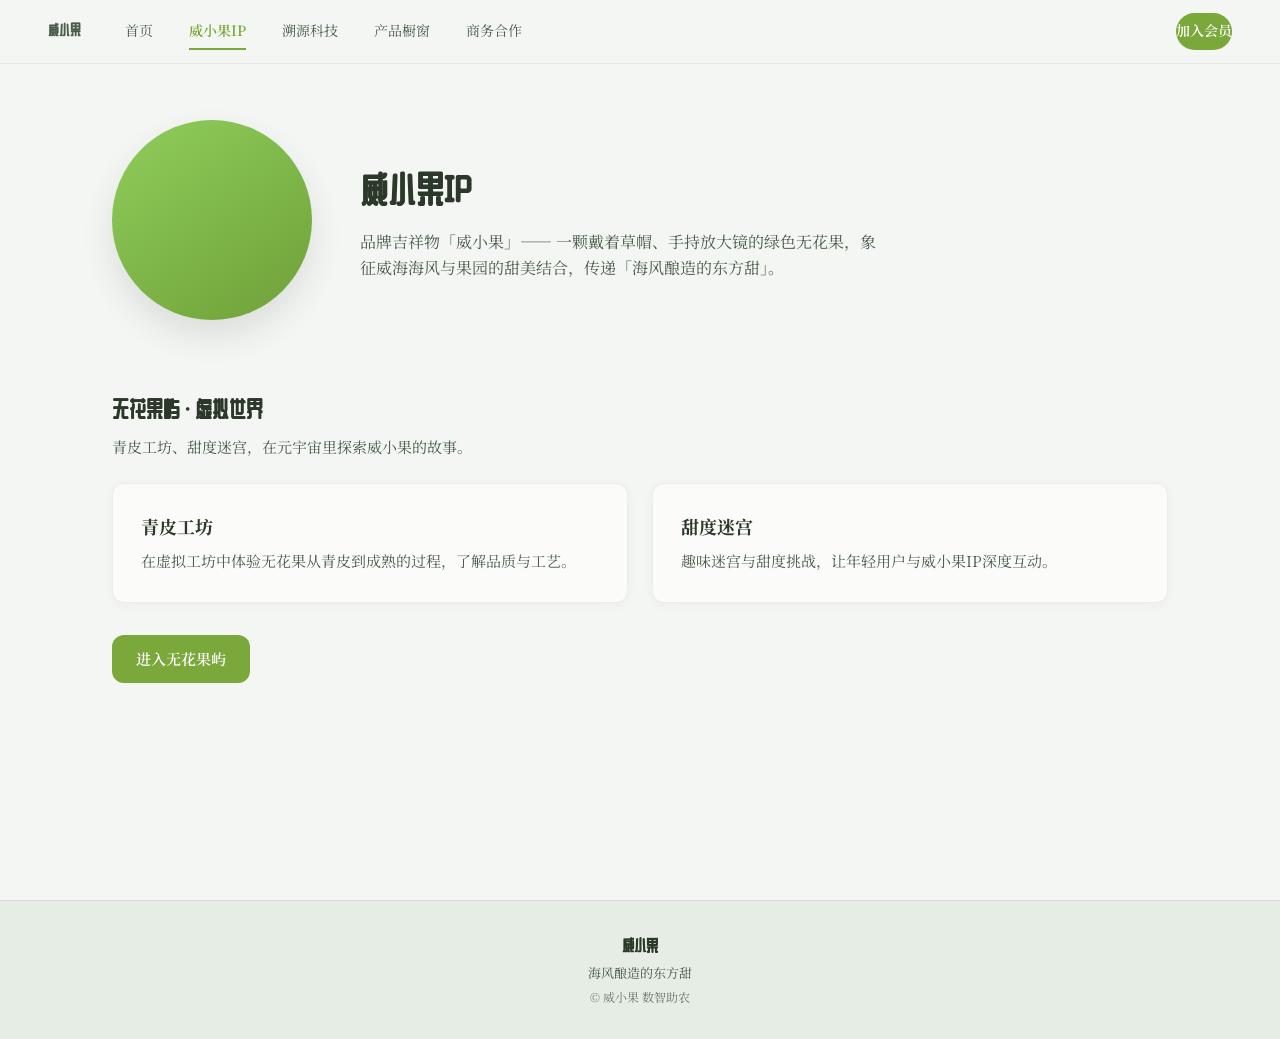
<file: gstx/ip.html>
<!DOCTYPE html>
<html lang="zh-CN">
<head>
  <meta charset="UTF-8" />
  <meta name="viewport" content="width=device-width, initial-scale=1.0" />
  <title>威小果IP · 威小果 · 海风酿造的东方甜</title>
  <link rel="preconnect" href="https://fonts.googleapis.com" />
  <link rel="preconnect" href="https://fonts.gstatic.com" crossorigin />
  <link href="https://fonts.googleapis.com/css2?family=Noto+Serif+SC:wght@500;600;700&family=ZCOOL+QingKe+HuangYou&display=swap" rel="stylesheet" />
  <link rel="stylesheet" href="css/common.css" />
  <style>
    .ip-hero {
      padding: 56px 0 48px;
      background: var(--page-bg);
    }
    .ip-hero-inner {
      display: flex;
      align-items: center;
      gap: 48px;
      flex-wrap: wrap;
    }
    .ip-fig {
      width: 200px;
      height: 200px;
      border-radius: 50%;
      background: linear-gradient(145deg, #8fce5c 0%, #6fa038 100%);
      box-shadow: 0 16px 32px rgba(44, 56, 41, 0.12);
      flex-shrink: 0;
    }
    .ip-hero-text h1 { margin-bottom: 12px; }
    .ip-hero-text .lead { margin: 0; }
    .ip-content { padding: 24px 0 56px; background: var(--page-bg); }
    .ip-grid {
      display: grid;
      grid-template-columns: repeat(2, 1fr);
      gap: 24px;
    }
    .ip-card {
      background: var(--card-bg);
      border: 1px solid var(--card-border);
      border-radius: var(--radius);
      padding: 28px;
      box-shadow: var(--shadow-soft);
    }
    .ip-card h3 { font-size: 18px; margin: 0 0 8px 0; color: var(--text-primary); }
    .ip-card p { font-size: 15px; color: var(--text-secondary); margin: 0; line-height: 1.65; }
    .metaverse-cta { margin-top: 32px; }
    @media (max-width: 768px) { .ip-grid { grid-template-columns: 1fr; } }
  </style>
</head>
<body>
  <nav class="site-nav">
    <div class="site-nav-inner">
      <a href="index.html" class="site-nav-logo">威小果</a>
      <a href="index.html">首页</a>
      <a href="ip.html" class="active">威小果IP</a>
      <a href="tech.html">溯源科技</a>
      <a href="products.html">产品橱窗</a>
      <a href="b2b.html">商务合作</a>
    </div>
    <a href="member.html" class="site-nav-cta">加入会员</a>
  </nav>

  <main class="main">
    <section class="ip-hero">
      <div class="container">
        <div class="ip-hero-inner">
          <div class="ip-fig" aria-hidden="true"></div>
          <div class="ip-hero-text">
            <h1 class="page-title">威小果IP</h1>
            <p class="lead page-lead">品牌吉祥物「威小果」—— 一颗戴着草帽、手持放大镜的绿色无花果，象征威海海风与果园的甜美结合，传递「海风酿造的东方甜」。</p>
          </div>
        </div>
      </div>
    </section>

    <section class="ip-content section">
      <div class="container">
        <h2 class="section-title">无花果屿 · 虚拟世界</h2>
        <p class="section-desc">青皮工坊、甜度迷宫，在元宇宙里探索威小果的故事。</p>
        <div class="ip-grid">
          <div class="ip-card">
            <h3>青皮工坊</h3>
            <p>在虚拟工坊中体验无花果从青皮到成熟的过程，了解品质与工艺。</p>
          </div>
          <div class="ip-card">
            <h3>甜度迷宫</h3>
            <p>趣味迷宫与甜度挑战，让年轻用户与威小果IP深度互动。</p>
          </div>
        </div>
        <div class="metaverse-cta">
          <a href="#" class="btn btn-primary">进入无花果屿</a>
        </div>
      </div>
    </section>
  </main>

  <footer class="site-footer">
    <div class="site-footer-logo">威小果</div>
    <div class="site-footer-tagline">海风酿造的东方甜</div>
    <div class="site-footer-copy">© 威小果 数智助农</div>
  </footer>
</body>
</html>
</file>
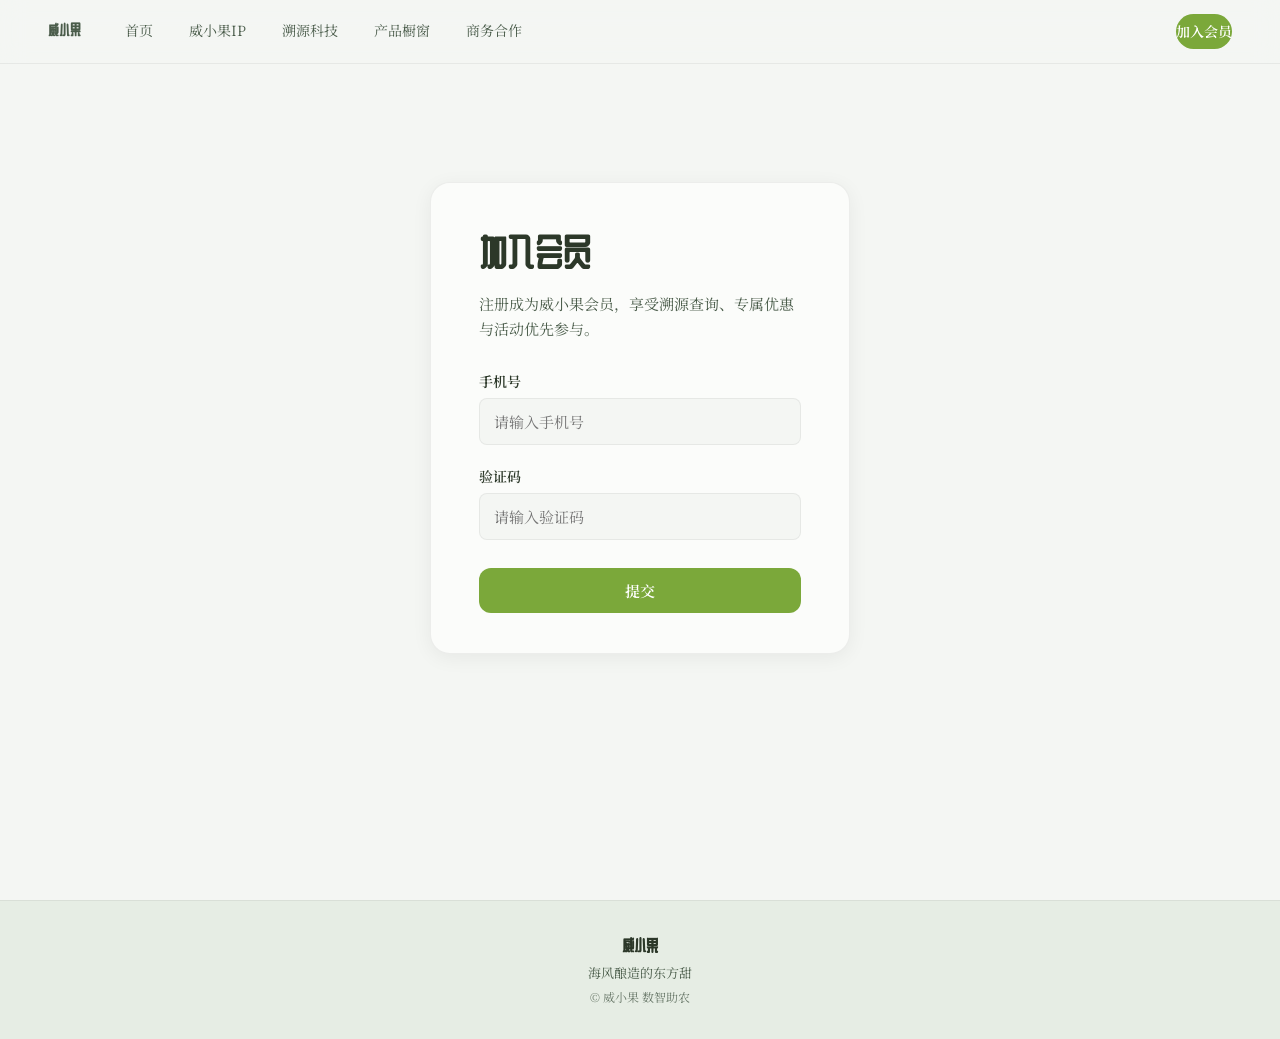
<file: gstx/member.html>
<!DOCTYPE html>
<html lang="zh-CN">
<head>
  <meta charset="UTF-8" />
  <meta name="viewport" content="width=device-width, initial-scale=1.0" />
  <title>加入会员 · 威小果 · 海风酿造的东方甜</title>
  <link rel="preconnect" href="https://fonts.googleapis.com" />
  <link rel="preconnect" href="https://fonts.gstatic.com" crossorigin />
  <link href="https://fonts.googleapis.com/css2?family=Noto+Serif+SC:wght@500;600;700&family=ZCOOL+QingKe+HuangYou&display=swap" rel="stylesheet" />
  <link rel="stylesheet" href="css/common.css" />
  <style>
    .member-page {
      padding: 48px 0 56px;
      background: var(--page-bg);
      min-height: calc(100vh - 64px - 120px);
      display: flex;
      align-items: center;
      justify-content: center;
    }
    .member-card {
      background: var(--card-bg);
      border: 1px solid var(--card-border);
      border-radius: var(--radius-lg);
      padding: 40px 48px;
      max-width: 420px;
      width: 100%;
      box-shadow: var(--shadow-card);
    }
    .member-card h1 { margin-bottom: 12px; }
    .member-card .lead {
      font-size: 15px;
      color: var(--text-secondary);
      margin: 0 0 28px 0;
      line-height: 1.65;
    }
    .member-form .field {
      margin-bottom: 20px;
    }
    .member-form label {
      display: block;
      font-size: 14px;
      font-weight: 600;
      color: var(--text-primary);
      margin-bottom: 6px;
    }
    .member-form input {
      width: 100%;
      padding: 12px 14px;
      font-size: 15px;
      font-family: var(--font-body);
      border: 1px solid var(--card-border);
      border-radius: 8px;
      background: var(--page-bg);
      color: var(--text-primary);
      transition: border-color 0.2s;
    }
    .member-form input:focus {
      outline: none;
      border-color: var(--fig-green);
    }
    .member-form .btn { width: 100%; margin-top: 8px; }
  </style>
</head>
<body>
  <nav class="site-nav">
    <div class="site-nav-inner">
      <a href="index.html" class="site-nav-logo">威小果</a>
      <a href="index.html">首页</a>
      <a href="ip.html">威小果IP</a>
      <a href="tech.html">溯源科技</a>
      <a href="products.html">产品橱窗</a>
      <a href="b2b.html">商务合作</a>
    </div>
    <a href="member.html" class="site-nav-cta active">加入会员</a>
  </nav>

  <main class="main">
    <section class="member-page">
      <div class="container">
        <div class="member-card">
          <h1 class="page-title">加入会员</h1>
          <p class="lead">注册成为威小果会员，享受溯源查询、专属优惠与活动优先参与。</p>
          <form class="member-form" action="#" method="post">
            <div class="field">
              <label for="phone">手机号</label>
              <input type="tel" id="phone" name="phone" placeholder="请输入手机号" required />
            </div>
            <div class="field">
              <label for="code">验证码</label>
              <input type="text" id="code" name="code" placeholder="请输入验证码" required />
            </div>
            <button type="submit" class="btn btn-primary">提交</button>
          </form>
        </div>
      </div>
    </section>
  </main>

  <footer class="site-footer">
    <div class="site-footer-logo">威小果</div>
    <div class="site-footer-tagline">海风酿造的东方甜</div>
    <div class="site-footer-copy">© 威小果 数智助农</div>
  </footer>
</body>
</html>
</file>
<file: gstx/css/common.css>
/* 威小果 · 统一设计系统 - 柔和连贯配色，无强烈区块落差 */
:root {
  /* 主色 - 仅用于强调（按钮、链接、图标） */
  --fig-green: #7BA83A;
  --fig-green-hover: #8BB84A;
  --ocean: #4A9BC4;
  --ocean-soft: rgba(74, 155, 196, 0.12);
  --sun-soft: rgba(230, 195, 80, 0.15);

  /* 全站统一底 - 所有页面、区块共用同一色系，仅做极轻微变化 */
  --page-bg: #F4F6F3;
  --page-bg-tint: #EEF2EC;
  --page-bg-tint-2: #E8EFE6;
  --card-bg: #FBFCFA;
  --card-border: rgba(0, 0, 0, 0.06);

  /* 文字 - 同一套灰绿，不跳色 */
  --text-primary: #2C3829;
  --text-secondary: #4A5C4A;
  --text-muted: #6B7A6B;
  --text-on-green: #FFFFFF;

  /* 导航 / 页脚 - 与页面融为一体 */
  --nav-bg: rgba(244, 246, 243, 0.92);
  --nav-border: rgba(0, 0, 0, 0.06);
  --footer-bg: #E6EDE4;
  --footer-text: #4A5C4A;

  --font-display: 'ZCOOL QingKe HuangYou', 'Noto Serif SC', serif;
  --font-body: 'Noto Serif SC', 'PingFang SC', 'Microsoft YaHei', sans-serif;
  --shadow-soft: 0 2px 12px rgba(0, 0, 0, 0.04);
  --shadow-card: 0 4px 20px rgba(0, 0, 0, 0.06);
  --radius: 12px;
  --radius-lg: 20px;
}

* { box-sizing: border-box; }

html { scroll-behavior: smooth; }

body {
  margin: 0;
  font-family: var(--font-body);
  background: var(--page-bg);
  color: var(--text-primary);
  line-height: 1.6;
  min-height: 100vh;
}

/* ----- 导航（每页一致，当前页高亮）----- */
.site-nav {
  position: fixed;
  top: 0;
  left: 0;
  right: 0;
  height: 64px;
  padding: 0 48px;
  display: flex;
  align-items: center;
  justify-content: space-between;
  background: var(--nav-bg);
  backdrop-filter: blur(12px);
  -webkit-backdrop-filter: blur(12px);
  border-bottom: 1px solid var(--nav-border);
  z-index: 1000;
}

.site-nav-inner {
  display: flex;
  align-items: center;
  gap: 36px;
}

.site-nav-logo {
  font-family: var(--font-display);
  font-size: 20px;
  font-weight: 700;
  color: var(--text-primary);
  text-decoration: none;
  margin-right: 8px;
}

.site-nav a {
  color: var(--text-secondary);
  text-decoration: none;
  font-size: 14px;
  padding: 6px 0;
  border-bottom: 2px solid transparent;
  transition: color 0.2s, border-color 0.2s;
}

.site-nav a:hover {
  color: var(--fig-green);
}

.site-nav a:focus-visible {
  outline: 2px solid var(--fig-green);
  outline-offset: 2px;
}

.site-nav a.active {
  color: var(--fig-green);
  border-bottom-color: var(--fig-green);
  font-weight: 600;
}

.site-nav-cta {
  padding: 10px 20px;
  border-radius: 999px;
  background: var(--fig-green);
  color: var(--text-on-green) !important;
  font-size: 14px;
  font-weight: 600;
  border: none;
  transition: background 0.2s, transform 0.2s;
}

.site-nav-cta:hover {
  background: var(--fig-green-hover);
  transform: translateY(-1px);
}

.site-nav-cta.active {
  border-bottom: none;
}

/* ----- 主内容区（每页主体）----- */
.main {
  padding-top: 64px;
  min-height: 100vh;
  padding-bottom: 80px;
}

.container {
  max-width: 1120px;
  margin: 0 auto;
  padding: 0 32px;
}

.page-header {
  padding: 56px 0 40px;
  text-align: center;
}

.page-title {
  font-family: var(--font-display);
  font-size: clamp(28px, 4vw, 36px);
  font-weight: 700;
  color: var(--text-primary);
  margin: 0 0 12px 0;
}

.page-lead {
  font-size: 16px;
  color: var(--text-secondary);
  margin: 0;
  max-width: 520px;
  margin-left: auto;
  margin-right: auto;
}

/* ----- 区块通用（统一背景，无跳色）----- */
.section {
  padding: 48px 0;
}

.section-title {
  font-family: var(--font-display);
  font-size: 22px;
  font-weight: 700;
  color: var(--text-primary);
  margin: 0 0 8px 0;
}

.section-desc {
  font-size: 15px;
  color: var(--text-secondary);
  margin: 0 0 24px 0;
}

/* 卡片 - 统一白底+细边框+柔和阴影 */
.card {
  background: var(--card-bg);
  border: 1px solid var(--card-border);
  border-radius: var(--radius);
  padding: 24px;
  box-shadow: var(--shadow-soft);
  transition: box-shadow 0.25s, border-color 0.25s;
}

.card:hover {
  box-shadow: var(--shadow-card);
  border-color: rgba(123, 168, 58, 0.2);
}

/* ----- 按钮 ----- */
.btn {
  display: inline-flex;
  align-items: center;
  justify-content: center;
  padding: 12px 24px;
  border-radius: var(--radius);
  font-size: 15px;
  font-weight: 600;
  font-family: var(--font-body);
  cursor: pointer;
  transition: background 0.2s, transform 0.2s, box-shadow 0.2s;
  text-decoration: none;
  border: none;
}

.btn-primary {
  background: var(--fig-green);
  color: var(--text-on-green);
}

.btn-primary:hover {
  background: var(--fig-green-hover);
  transform: translateY(-1px);
  box-shadow: 0 6px 20px rgba(123, 168, 58, 0.35);
}

.btn:focus-visible,
.site-nav-cta:focus-visible {
  outline: 2px solid var(--fig-green);
  outline-offset: 2px;
}

.btn-outline {
  background: transparent;
  color: var(--fig-green);
  border: 2px solid var(--fig-green);
}

.btn-outline:hover {
  background: rgba(123, 168, 58, 0.08);
}

/* ----- 页脚（与页面底一致）----- */
.site-footer {
  background: var(--footer-bg);
  color: var(--footer-text);
  padding: 32px 48px;
  text-align: center;
  border-top: 1px solid var(--card-border);
}

.site-footer-logo {
  font-family: var(--font-display);
  font-size: 16px;
  font-weight: 700;
  color: var(--text-primary);
  margin-bottom: 4px;
}

.site-footer-tagline {
  font-size: 13px;
  margin-bottom: 4px;
}

.site-footer-copy {
  font-size: 12px;
  color: var(--text-muted);
}

/* 工具类 */
.reveal {
  opacity: 0;
  transform: translateY(16px);
}

.reveal.visible {
  opacity: 1;
  transform: translateY(0);
  transition: opacity 0.5s ease, transform 0.5s ease;
}

@media (prefers-reduced-motion: reduce) {
  .reveal.visible { transition: none; }
}
</file>
